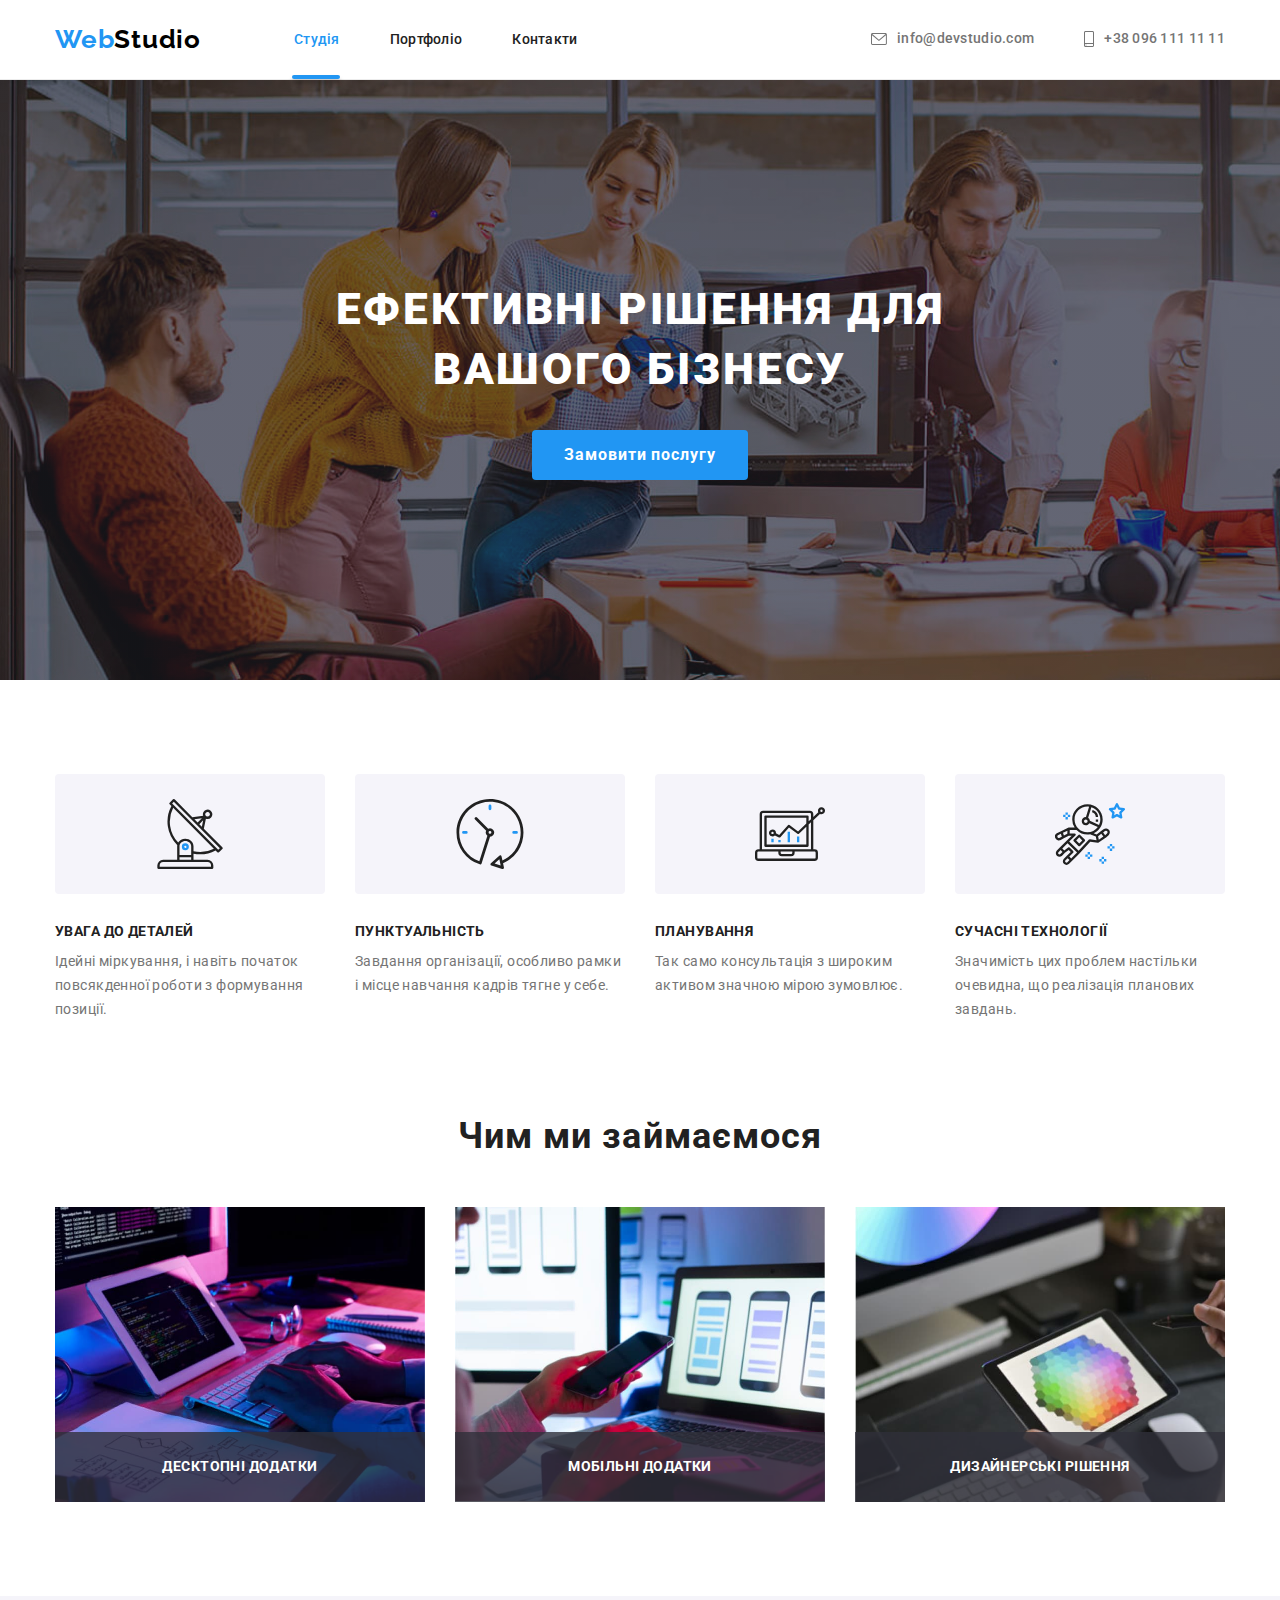
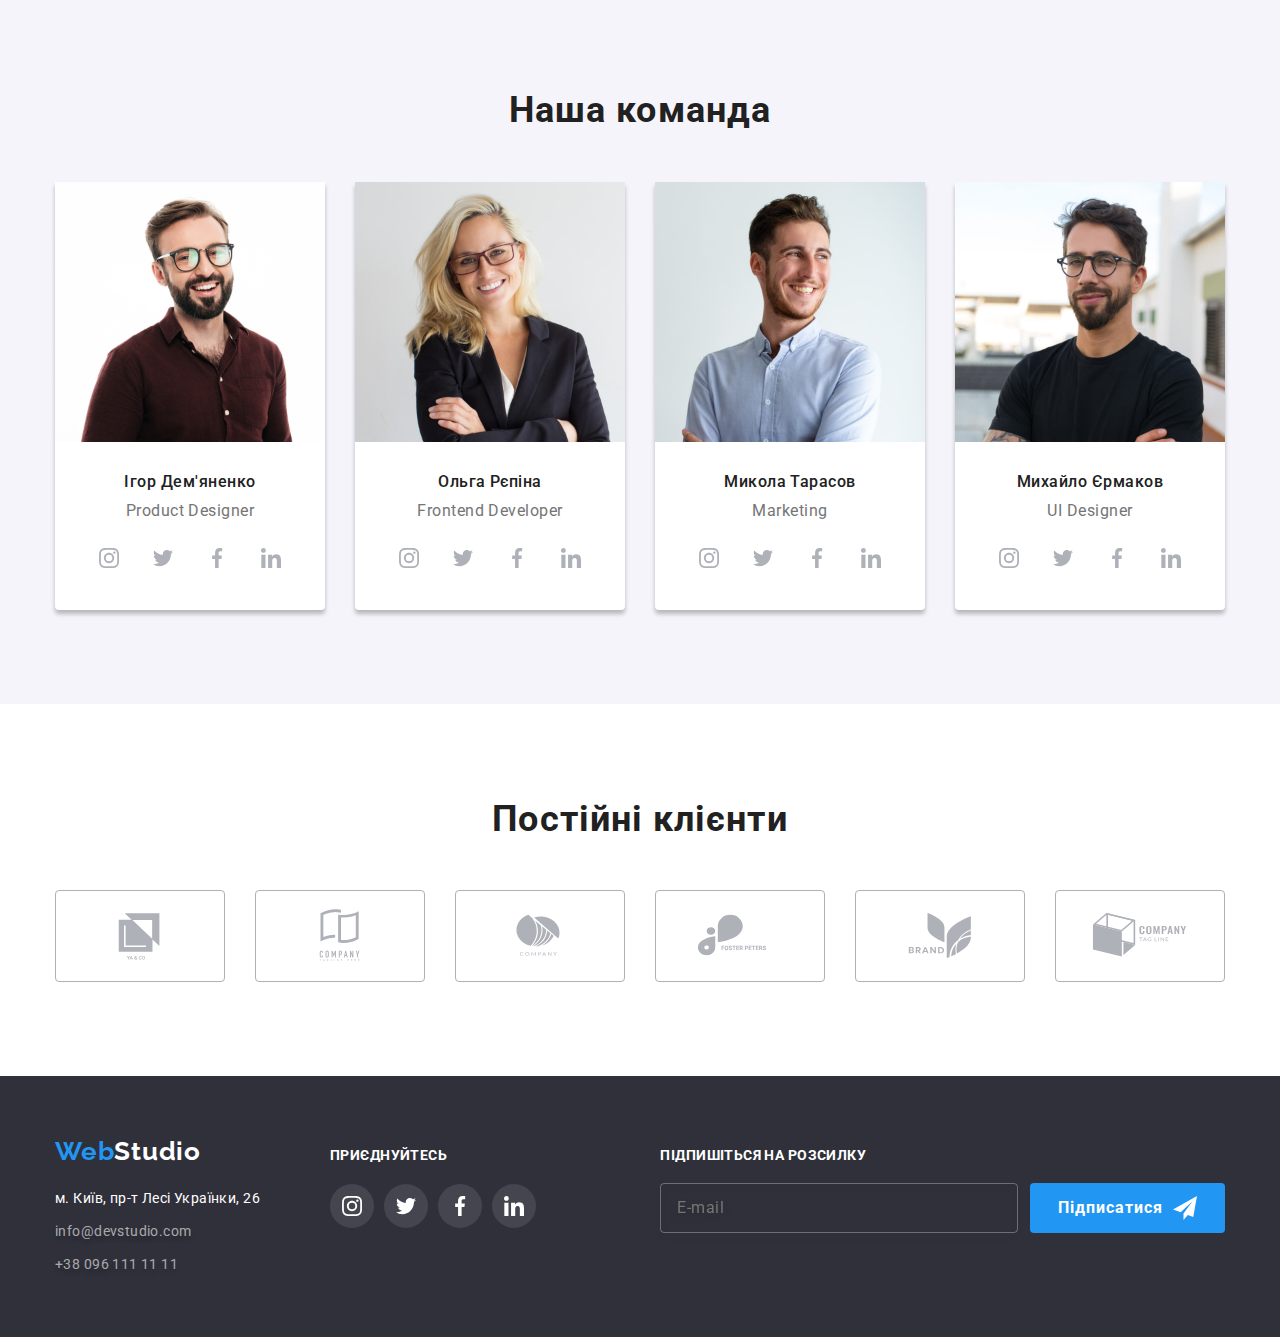
<file: index.html>
<!DOCTYPE html>
<html lang="uk">
  <head>
    <meta charset="UTF-8" />
    <meta http-equiv="X-UA-Compatible" content="IE=edge" />
    <meta name="viewport" content="width=device-width, initial-scale=1.0" />
    <link rel="preconnect" href="https://fonts.googleapis.com" />
    <link rel="preconnect" href="https://fonts.gstatic.com" crossorigin />
    <link
      href="https://fonts.googleapis.com/css2?family=Raleway:wght@700&family=Roboto:wght@400;500;700;900&display=swap"
      rel="stylesheet"
    />
    <link
      rel="stylesheet"
      href="https://cdnjs.cloudflare.com/ajax/libs/modern-normalize/1.0.0/modern-normalize.min.css"
    />
    <!-- <link rel="stylesheet" href="./css/normalize.css" /> -->
    <title>WebStudio</title>
    <link rel="stylesheet" href="./css/styles.css" />
  </head>
  <body>
    <header class="header">
      <div class="container header-container">
        <nav class="navigation">
          <a href="./index.html" class="logo"
            ><span class="logo-web">Web</span
            ><span class="studio">Studio</span></a
          >
          <ul class="list navigation-list">
            <li class="navigation-item">
              <a
                href="./index.html"
                class="current current-studio navigation-link link"
                >Студія</a
              >
            </li>
            <li class="navigation-item">
              <a href="./portfolio.html" class="navigation-link link"
                >Портфоліо</a
              >
            </li>
            <li class="navigation-item">
              <a href="#" class="navigation-link link">Контакти</a>
            </li>
          </ul>
        </nav>
        <ul class="list coord-list">
          <li class="coord-item">
            <a href="maito:info@devstudio.com" class="coord-link link"
              ><svg aria-label="іконка конверт" class="mail">
                <use href="./imeges/icon.svg#icon-envelope"></use></svg
              >info@devstudio.com</a
            >
          </li>
          <li class="coord-item">
            <a href="tel:+380961111111" class="coord-link link"
              ><svg aria-label="іконка телефона" class="phone">
                <use href="./imeges/icon.svg#icon-smartphone"></use></svg
              >+38 096 111 11 11</a
            >
          </li>
        </ul>
      </div>
    </header>
    <main>
      <section class="section solutions">
        <div class="container">
          <h1 class="section-title">Ефективні рішення для вашого бізнесу</h1>
          <button type="button" class="button" data-modal-open>
            Замовити послугу
          </button>
        </div>
      </section>
      <section class="section trait">
        <div class="container">
          <h2 class="trait-title">Особливості</h2>
          <ul class="list trait-list">
            <li class="trait-list-item">
              <div class="icon-div">
                <svg aria-label="іконка антена" class="svg-item">
                  <use href="./imeges/icon.svg#icon-antenna"></use>
                </svg>
              </div>
              <h3 class="trait-list-title">УВАГА ДО ДЕТАЛЕЙ</h3>
              <p>
                Ідейні міркування, і навіть початок повсякденної роботи з
                формування позиції.
              </p>
            </li>
            <li class="trait-list-item">
              <div class="icon-div">
                <svg aria-label="іконка годинник" class="svg-item">
                  <use href="./imeges/icon.svg#icon-clock"></use>
                </svg>
              </div>
              <h3 class="trait-list-title">ПУНКТУАЛЬНІСТЬ</h3>
              <p>
                Завдання організації, особливо рамки і місце навчання кадрів
                тягне у себе.
              </p>
            </li>
            <li class="trait-list-item">
              <div class="icon-div">
                <svg aria-label="іконка діаграма" class="svg-item">
                  <use href="./imeges/icon.svg#icon-diagram"></use>
                </svg>
              </div>
              <h3 class="trait-list-title">ПЛАНУВАННЯ</h3>
              <p>
                Так само консультація з широким активом значною мірою зумовлює.
              </p>
            </li>
            <li class="trait-list-item">
              <div class="icon-div">
                <svg aria-label="іконка астронавт" class="svg-item">
                  <use href="./imeges/icon.svg#icon-astronaut"></use>
                </svg>
              </div>
              <h3 class="trait-list-title">СУЧАСНІ ТЕХНОЛОГІЇ</h3>
              <p>
                Значимість цих проблем настільки очевидна, що реалізація
                планових завдань.
              </p>
            </li>
          </ul>
        </div>
      </section>
      <section class="section activity">
        <div class="container">
          <h2 class="activity-title">Чим ми займаємося</h2>
          <ul class="list activity-list">
            <li class="activity-item">
              <img
                src="./imeges/desktop.jpg"
                alt="робочий стіл програміста"
                width="370"
              />
              <p class="activity-paragraph">Десктопні додатки</p>
            </li>
            <li class="activity-item">
              <img
                src="./imeges/laptop.jpg"
                alt="телефон і ноутбук"
                width="370"
              />
              <p class="activity-paragraph">Мобільні додатки</p>
            </li>
            <li class="activity-item">
              <img src="./imeges/tablet.jpg" alt="планшет" width="370" />
              <p class="activity-paragraph">Дизайнерські рішення</p>
            </li>
          </ul>
        </div>
      </section>
      <section class="section team">
        <div class="container">
          <h2 class="team-title">Наша команда</h2>
          <ul class="list team-list">
            <li class="team-item">
              <img
                src="./imeges/igor.jpg"
                alt="фото Ігор Дем'яненко"
                width="270"
              />
              <div class="div-team">
                <h3 class="team-item-title">Ігор Дем'яненко</h3>
                <p class="major">Product Designer</p>
                <ul class="social-list">
                  <li class="social-list-item list">
                    <a href="#" class="social-list-link link">
                      <svg
                        aria-label="іконка інстаграму"
                        class="social-list-icon"
                      >
                        <use href="./imeges/icon.svg#icon-instagram"></use>
                      </svg>
                    </a>
                  </li>
                  <li class="social-list-item list">
                    <a href="#" class="social-list-link link">
                      <svg aria-label="іконка твітеру" class="social-list-icon">
                        <use href="./imeges/icon.svg#icon-twitter"></use>
                      </svg>
                    </a>
                  </li>
                  <li class="social-list-item list">
                    <a href="#" class="social-list-link link">
                      <svg
                        aria-label="іконка фейсбука"
                        class="social-list-icon"
                      >
                        <use href="./imeges/icon.svg#icon-facebook"></use>
                      </svg>
                    </a>
                  </li>
                  <li class="social-list-item list">
                    <a href="#" class="social-list-link link">
                      <svg
                        aria-label="іконка лінкедіну"
                        class="social-list-icon"
                      >
                        <use href="./imeges/icon.svg#icon-linkedin"></use>
                      </svg>
                    </a>
                  </li>
                </ul>
              </div>
            </li>
            <li class="team-item">
              <img
                src="./imeges/olga.jpg"
                alt="фото Ольга Рєпіна"
                width="270"
              />
              <div class="div-team">
                <h3 class="team-item-title">Ольга Рєпіна</h3>
                <p class="major">Frontend Developer</p>
                <ul class="social-list">
                  <li class="social-list-item list">
                    <a href="#" class="social-list-link link">
                      <svg
                        aria-label="іконка інстаграму"
                        class="social-list-icon"
                      >
                        <use href="./imeges/icon.svg#icon-instagram"></use>
                      </svg>
                    </a>
                  </li>
                  <li class="social-list-item list">
                    <a href="#" class="social-list-link link">
                      <svg aria-label="іконка твітеру" class="social-list-icon">
                        <use href="./imeges/icon.svg#icon-twitter"></use>
                      </svg>
                    </a>
                  </li>
                  <li class="social-list-item list">
                    <a href="#" class="social-list-link link">
                      <svg
                        aria-label="іконка фейсбука"
                        class="social-list-icon"
                      >
                        <use href="./imeges/icon.svg#icon-facebook"></use>
                      </svg>
                    </a>
                  </li>
                  <li class="social-list-item list">
                    <a href="#" class="social-list-link link">
                      <svg
                        aria-label="іконка лінкедіну"
                        class="social-list-icon"
                      >
                        <use href="./imeges/icon.svg#icon-linkedin"></use>
                      </svg>
                    </a>
                  </li>
                </ul>
              </div>
            </li>
            <li class="team-item">
              <img
                src="./imeges/nicolay.jpg"
                alt="фото Микола Тарасов"
                width="270"
              />
              <div class="div-team">
                <h3 class="team-item-title">Микола Тарасов</h3>
                <p class="major">Marketing</p>
                <ul class="social-list">
                  <li class="social-list-item list">
                    <a href="#" class="social-list-link link">
                      <svg
                        aria-label="іконка інстаграму"
                        class="social-list-icon"
                      >
                        <use href="./imeges/icon.svg#icon-instagram"></use>
                      </svg>
                    </a>
                  </li>
                  <li class="social-list-item list">
                    <a href="#" class="social-list-link link">
                      <svg aria-label="іконка твітеру" class="social-list-icon">
                        <use href="./imeges/icon.svg#icon-twitter"></use>
                      </svg>
                    </a>
                  </li>
                  <li class="social-list-item list">
                    <a href="#" class="social-list-link link">
                      <svg
                        aria-label="іконка фейсбука"
                        class="social-list-icon"
                      >
                        <use href="./imeges/icon.svg#icon-facebook"></use>
                      </svg>
                    </a>
                  </li>
                  <li class="social-list-item list">
                    <a href="#" class="social-list-link link">
                      <svg
                        aria-label="іконка лінкедіну"
                        class="social-list-icon"
                      >
                        <use href="./imeges/icon.svg#icon-linkedin"></use>
                      </svg>
                    </a>
                  </li>
                </ul>
              </div>
            </li>
            <li class="team-item">
              <img
                src="./imeges/michael.jpg"
                alt="фото Михайло Єрмаков"
                width="270"
              />
              <div class="div-team">
                <h3 class="team-item-title">Михайло Єрмаков</h3>
                <p class="major">UI Designer</p>
                <ul class="social-list">
                  <li class="social-list-item list">
                    <a href="#" class="social-list-link link">
                      <svg
                        aria-label="іконка інстаграму"
                        class="social-list-icon"
                      >
                        <use href="./imeges/icon.svg#icon-instagram"></use>
                      </svg>
                    </a>
                  </li>
                  <li class="social-list-item list">
                    <a href="#" class="social-list-link link">
                      <svg aria-label="іконка твітеру" class="social-list-icon">
                        <use href="./imeges/icon.svg#icon-twitter"></use>
                      </svg>
                    </a>
                  </li>
                  <li class="social-list-item list">
                    <a href="#" class="social-list-link link">
                      <svg
                        aria-label="іконка фейсбука"
                        class="social-list-icon"
                      >
                        <use href="./imeges/icon.svg#icon-facebook"></use>
                      </svg>
                    </a>
                  </li>
                  <li class="social-list-item list">
                    <a href="#" class="social-list-link link">
                      <svg
                        aria-label="іконка лінкедіну"
                        class="social-list-icon"
                      >
                        <use href="./imeges/icon.svg#icon-linkedin"></use>
                      </svg>
                    </a>
                  </li>
                </ul>
              </div>
            </li>
          </ul>
        </div>
      </section>
      <section class="section clients">
        <div class="container">
          <h2 class="clients-title">Постійні клієнти</h2>
          <ul class="list client-list">
            <li class="client-item">
              <a href="#" class="client-link link">
                <svg aria-label="іконка лого" class="client-logo">
                  <use href="./imeges/icon.svg#icon-Logo-one"></use>
                </svg>
              </a>
            </li>
            <li class="client-item">
              <a href="#" class="client-link link">
                <svg aria-label="іконка лого" class="client-logo">
                  <use href="./imeges/icon.svg#icon-Logo-two"></use>
                </svg>
              </a>
            </li>
            <li class="client-item">
              <a href="#" class="client-link link">
                <svg aria-label="іконка лого" class="client-logo">
                  <use href="./imeges/icon.svg#icon-Logo-three"></use>
                </svg>
              </a>
            </li>
            <li class="client-item">
              <a href="#" class="client-link link">
                <svg aria-label="іконка лого" class="client-logo">
                  <use href="./imeges/icon.svg#icon-Logo-four"></use>
                </svg>
              </a>
            </li>
            <li class="client-item">
              <a href="#" class="client-link link">
                <svg aria-label="іконка лого" class="client-logo">
                  <use href="./imeges/icon.svg#icon-Logo-five"></use>
                </svg>
              </a>
            </li>
            <li class="client-item">
              <a href="#" class="client-link link">
                <svg aria-label="іконка лого" class="client-logo">
                  <use href="./imeges/icon.svg#icon-Logo-six"></use>
                </svg>
              </a>
            </li>
          </ul>
        </div>
      </section>
    </main>
    <!-- ====================FOOTER==================== -->
    <footer class="footer">
      <div class="container footer-container">
        <div class="logo-address">
          <a href="./index.html" class="logo-footer"
            ><span class="logo-web">Web</span
            ><span class="studio-footer">Studio</span></a
          >
          <address class="footer-address">
            <ul class="list address">
              <li class="address-list">
                <a
                  href="https://goo.gl/maps/hEYsXcacAsuqG2PV6"
                  class="footer-address-link link"
                  target="_blank"
                  rel="noopener noreferrer nofollow"
                  >м. Київ, пр-т Лесі Українки, 26</a
                >
              </li>
              <li class="address-list">
                <a href="mailto:info@devstudio.com" class="address-link link"
                  >info@devstudio.com</a
                >
              </li>
              <li class="address-list">
                <a href="tel:+380961111111" class="address-link link"
                  >+38 096 111 11 11</a
                >
              </li>
            </ul>
          </address>
        </div>
        <div class="join">
          <p class="social-list-title">приєднуйтесь</p>
          <ul class="social-list list">
            <li class="social-list-item">
              <a href="#" class="social-list-link footer-link link">
                <svg
                  aria-label="іконка інстаграму"
                  class="social-list-icon footer-icon"
                >
                  <use href="./imeges/icon.svg#icon-instagram"></use>
                </svg>
              </a>
            </li>
            <li class="social-list-item">
              <a href="#" class="social-list-link footer-link link">
                <svg
                  aria-label="іконка твітеру"
                  class="social-list-icon footer-icon"
                >
                  <use href="./imeges/icon.svg#icon-twitter"></use>
                </svg>
              </a>
            </li>
            <li class="social-list-item">
              <a href="#" class="social-list-link footer-link link">
                <svg
                  aria-label="іконка фейсбука"
                  class="social-list-icon footer-icon"
                >
                  <use href="./imeges/icon.svg#icon-facebook"></use>
                </svg>
              </a>
            </li>
            <li class="social-list-item">
              <a href="#" class="social-list-link footer-link link">
                <svg
                  aria-label="іконка лінкедіну"
                  class="social-list-icon footer-icon"
                >
                  <use href="./imeges/icon.svg#icon-linkedin"></use>
                </svg>
              </a>
            </li>
          </ul>
        </div>
        <div class="subscribe">
          <p class="subscribe-title">Підпишіться на розсилку</p>
          <form class="subscribe-form">
            <input
              class="email-footer-input"
              type="email"
              name="email"
              placeholder="E-mail"
              required
            />
            <button type="submit" class="subscribe-btn">
              <span class="button-span">Підписатися</span>
              <svg aria-label="іконка паперовий літак" class="button-form-icon">
                <use href="./imeges/icon.svg#icon-send"></use>
              </svg>
            </button>
          </form>
        </div>
      </div>
    </footer>
    <div class="backdrop is-hidden" data-modal>
      <div class="modal">
        <button type="button" class="modal-close-button" data-modal-close>
          <svg class="modal-close-icon">
            <use class="close-icon" href="./imeges/icon.svg#close-icon"></use>
          </svg>
        </button>
        <p class="modal-title">Залиште свої дані, ми вам передзвонимо</p>
        <form class="modal-form">
          <label class="modal-input-wrapper">
            <span class="modal-input-name">Ім'я</span>
            <span class="modal-icon-input-div">
              <input type="text" name="name" class="modal-input" required />
              <svg aria-label="іконка людини" class="modal-form-icon">
                <use
                  class="name-icon"
                  href="./imeges/icon.svg#icon-person-black"
                ></use>
              </svg>
            </span>
          </label>
          <label class="modal-input-wrapper">
            <span class="modal-input-name">Телефон</span>
            <span class="modal-icon-input-div">
              <input type="tel" name="phone" class="modal-input" required />
              <svg aria-label="іконка слухавка" class="modal-form-icon">
                <use
                  class="tel-icon"
                  href="./imeges/icon.svg#icon-phone-black"
                ></use>
              </svg>
            </span>
          </label>
          <label class="modal-input-wrapper">
            <span class="modal-input-name">Пошта</span>
            <span class="modal-icon-input-div">
              <input type="email" name="mail" class="modal-input" required />
              <svg aria-label="іконка конверт" class="modal-form-icon">
                <use
                  class="email-icon"
                  href="./imeges/icon.svg#icon-email-black"
                ></use>
              </svg>
            </span>
          </label>
          <label class="modal-input-textarea-wrapper">
            <span class="modal-input-name">Коментар</span>
            <textarea
              name="user message"
              class="modal-textarea"
              placeholder="Введіть текст"
            ></textarea>
          </label>
          <div class="checkbox-div">
            <label>
              <input
                type="checkbox"
                name="consent"
                class="checkbox-input"
                required
              />
              <svg aria-label="іконка прапорець" class="modal-checkbox-input">
                <use
                  class="checkbox-icon"
                  href="./imeges/icon.svg#icon-vector"
                ></use>
              </svg>
            </label>
            <p class="checkbox-paragraph">
              Погоджуюся з розсилкою та приймаю
              <a class="terms" href="#">Умови договору</a>
            </p>
          </div>
          <button type="submit" class="form-button">Відправити</button>
        </form>
      </div>
    </div>
    <script src="./js/modal.js"></script>
  </body>
</html>
</file>
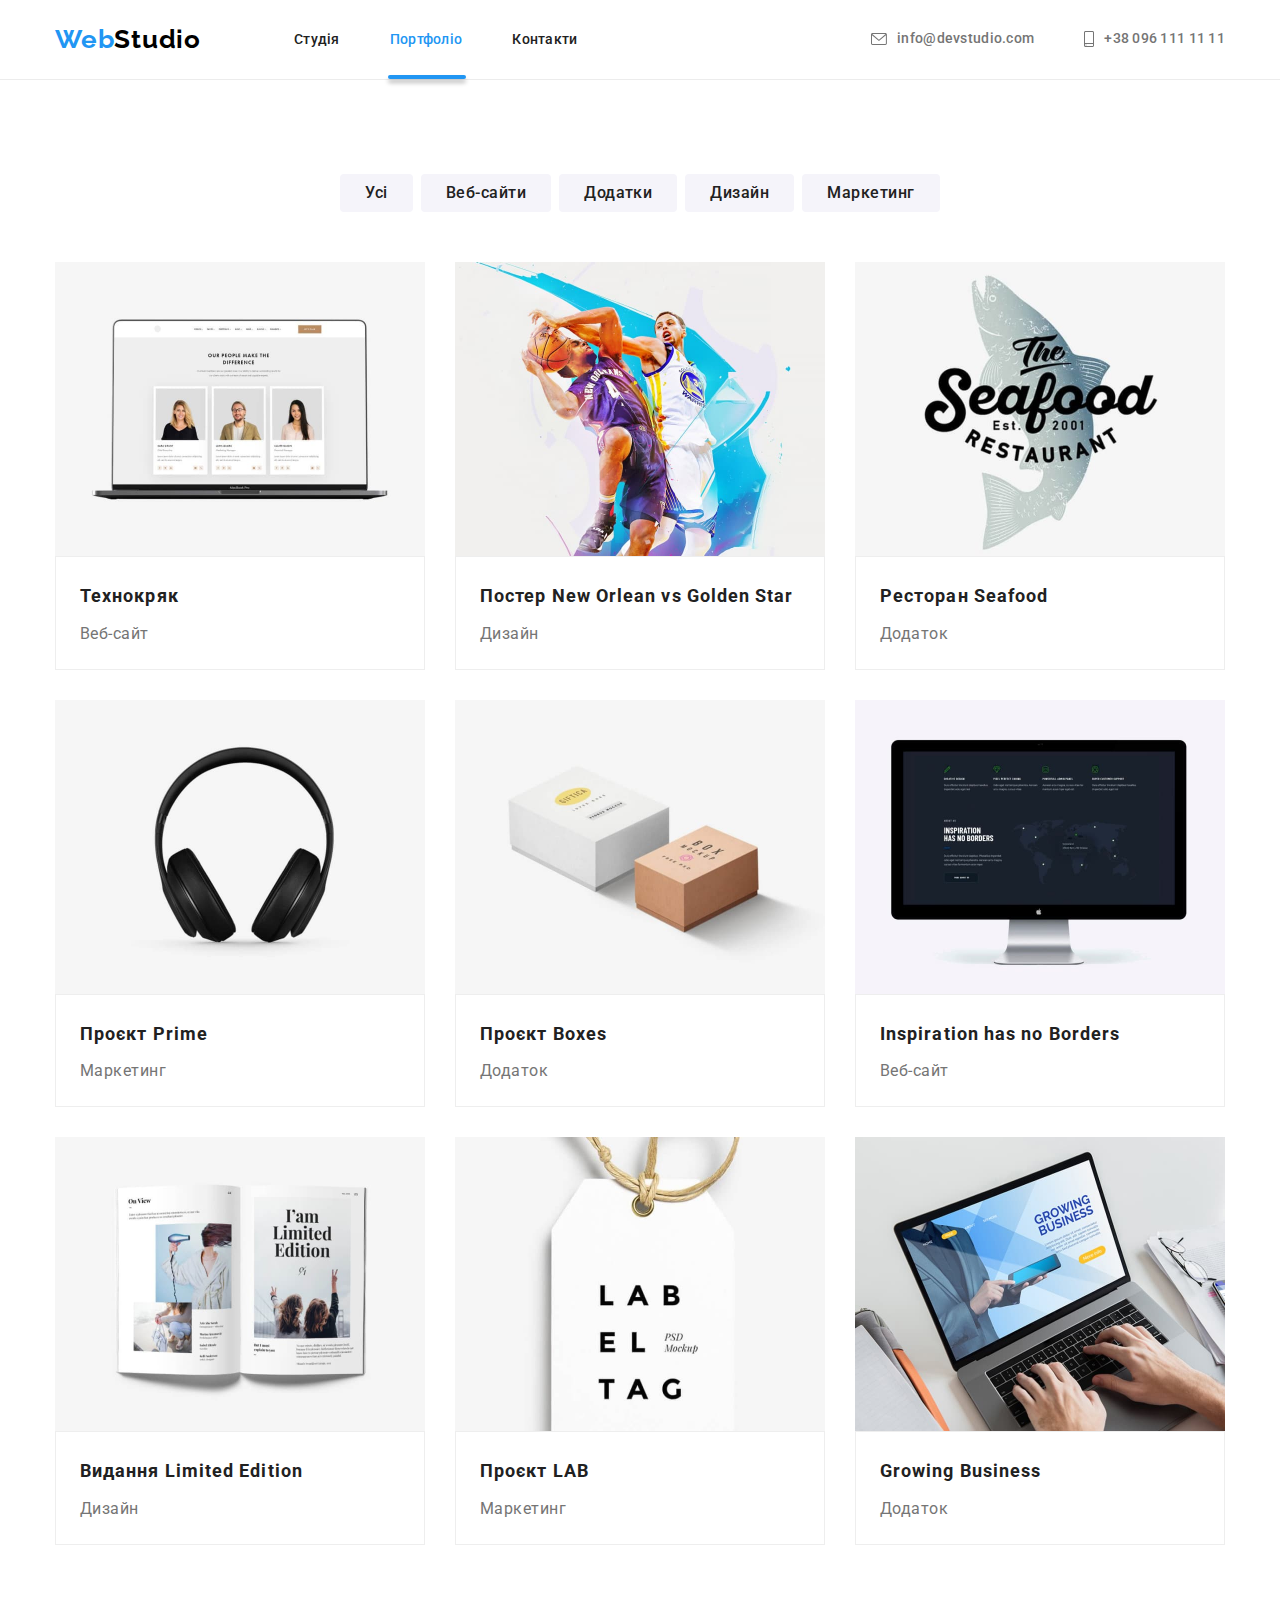
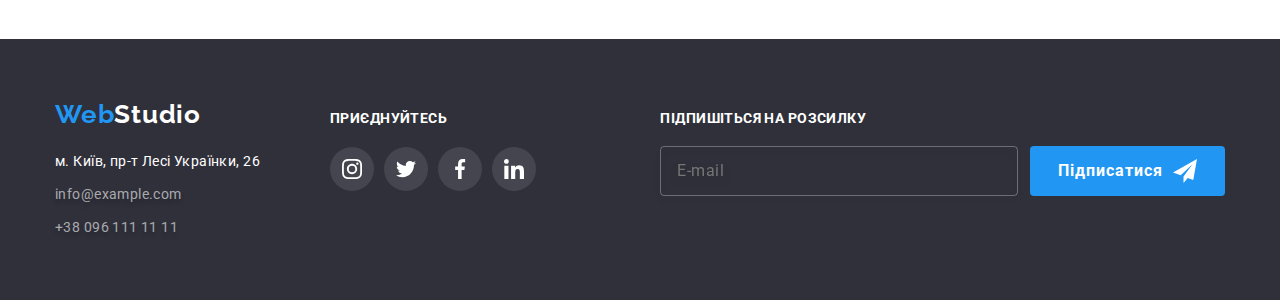
<file: portfolio.html>
<!DOCTYPE html>
<html lang="en">
  <head>
    <meta charset="UTF-8" />
    <meta http-equiv="X-UA-Compatible" content="IE=edge" />
    <meta name="viewport" content="width=device-width, initial-scale=1.0" />
    <link rel="preconnect" href="https://fonts.googleapis.com" />
    <link rel="preconnect" href="https://fonts.gstatic.com" crossorigin />
    <link
      href="https://fonts.googleapis.com/css2?family=Raleway:wght@700&family=Roboto:wght@400;500;700;900&display=swap"
      rel="stylesheet"
    />
    <link
      rel="stylesheet"
      href="https://cdnjs.cloudflare.com/ajax/libs/modern-normalize/1.0.0/modern-normalize.min.css"
    />
    <!-- <link rel="stylesheet" href="./css/normalize.css" /> -->
    <title>Portfolio</title>
    <link rel="stylesheet" href="./css/styles.css" />
  </head>
  <body>
    <header class="header">
      <div class="container header-container">
        <nav class="navigation">
          <a href="./index.html" class="logo"
            ><span class="logo-web">Web</span
            ><span class="studio">Studio</span></a
          >
          <ul class="list navigation-list">
            <li class="navigation-item">
              <a href="./index.html" class="navigation-link link">Студія</a>
            </li>
            <li class="navigation-item">
              <a href="#" class="current current-portfolio navigation-link link"
                >Портфоліо</a
              >
            </li>
            <li class="navigation-item">
              <a href="#" class="navigation-link link">Контакти</a>
            </li>
          </ul>
        </nav>
        <ul class="list coord-list">
          <li class="coord-item">
            <a href="maito:info@devstudio.com" class="coord-link link"
              ><svg aria-label="іконка конверт" class="mail">
                <use href="./imeges/icon.svg#icon-envelope"></use></svg
              >info@devstudio.com</a
            >
          </li>
          <li class="tel coord-item">
            <a href="tel:+380961111111" class="coord-link link"
              ><svg aria-label="іконка телефона" class="phone">
                <use href="./imeges/icon.svg#icon-smartphone"></use></svg
              >+38 096 111 11 11</a
            >
          </li>
        </ul>
      </div>
    </header>
    <main>
      <section class="section portfolio">
        <div class="container">
          <h1 class="portfolio-title">Портфоліо</h1>
          <ul class="list btn-list">
            <li class="btn-item">
              <button type="button" class="btn">Усі</button>
            </li>
            <li class="btn-item">
              <button type="button" class="btn">Веб-сайти</button>
            </li>
            <li class="btn-item">
              <button type="button" class="btn">Додатки</button>
            </li>
            <li class="btn-item">
              <button type="button" class="btn">Дизайн</button>
            </li>
            <li class="btn-item">
              <button type="button" class="btn">Маркетинг</button>
            </li>
          </ul>
          <ul class="list portfolio-list">
            <li class="project">
              <a href="#" class="project-link link">
                <div class="project-link-wrapper">
                  <img src="./imeges/techno.jpg" alt="ноутбук" width="370" />
                  <p class="overlay">
                    Ресурс пропонує комплексні пропозиції з різним рівнем
                    функціоналу та сервісів. Все це дозволить відвідувачу
                    отримати вичерпні відомості про компанію чи приватну особу.
                  </p>
                </div>
                <div class="project-div">
                  <h2 class="project-div-title">Технокряк</h2>
                  <p class="project-div-text">Веб-сайт</p>
                </div>
              </a>
            </li>
            <li class="project">
              <a href="#" class="project-link link">
                <div class="project-link-wrapper">
                  <img
                    src="./imeges/poster.jpg"
                    alt="баскетболісти"
                    width="370"
                  />
                  <p class="overlay">
                    Ресурс пропонує комплексні пропозиції з різним рівнем
                    функціоналу та сервісів. Все це дозволить відвідувачу
                    отримати вичерпні відомості про компанію чи приватну особу.
                  </p>
                </div>
                <div class="project-div">
                  <h2 class="project-div-title">
                    Постер New Orlean vs Golden Star
                  </h2>
                  <p class="project-div-text">Дизайн</p>
                </div>
              </a>
            </li>
            <li class="project">
              <a href="#" class="project-link link">
                <div class="project-link-wrapper">
                  <img
                    src="./imeges/restaurant.jpg"
                    alt="реклама ресторана"
                    width="370"
                  />
                  <p class="overlay">
                    Ресурс пропонує комплексні пропозиції з різним рівнем
                    функціоналу та сервісів. Все це дозволить відвідувачу
                    отримати вичерпні відомості про компанію чи приватну особу.
                  </p>
                </div>
                <div class="project-div">
                  <h2 class="project-div-title">Ресторан Seafood</h2>
                  <p class="project-div-text">Додаток</p>
                </div>
              </a>
            </li>
            <li class="project">
              <a href="#" class="project-link link">
                <div class="project-link-wrapper">
                  <img src="./imeges/prime.jpg" alt="наушники" width="370" />
                  <p class="overlay">
                    Ресурс пропонує комплексні пропозиції з різним рівнем
                    функціоналу та сервісів. Все це дозволить відвідувачу
                    отримати вичерпні відомості про компанію чи приватну особу.
                  </p>
                </div>
                <div class="project-div">
                  <h2 class="project-div-title">Проєкт Prime</h2>
                  <p class="project-div-text">Маркетинг</p>
                </div>
              </a>
            </li>
            <li class="project">
              <a href="#" class="project-link link">
                <div class="project-link-wrapper">
                  <img src="./imeges/boxes.jpg" alt="коробки" width="370" />
                  <p class="overlay">
                    Ресурс пропонує комплексні пропозиції з різним рівнем
                    функціоналу та сервісів. Все це дозволить відвідувачу
                    отримати вичерпні відомості про компанію чи приватну особу.
                  </p>
                </div>
                <div class="project-div">
                  <h2 class="project-div-title">Проєкт Boxes</h2>
                  <p class="project-div-text">Додаток</p>
                </div>
              </a>
            </li>
            <li class="project">
              <a href="#" class="project-link link">
                <div class="project-link-wrapper">
                  <img src="./imeges/screen.jpg" alt="монитор" width="370" />
                  <p class="overlay">
                    Ресурс пропонує комплексні пропозиції з різним рівнем
                    функціоналу та сервісів. Все це дозволить відвідувачу
                    отримати вичерпні відомості про компанію чи приватну особу.
                  </p>
                </div>
                <div class="project-div">
                  <h2 class="project-div-title">Inspiration has no Borders</h2>
                  <p class="project-div-text">Веб-сайт</p>
                </div>
              </a>
            </li>
            <li class="project">
              <a href="#" class="project-link link">
                <div class="project-link-wrapper">
                  <img src="./imeges/edition.jpg" alt="книга" width="370" />
                  <p class="overlay">
                    Ресурс пропонує комплексні пропозиції з різним рівнем
                    функціоналу та сервісів. Все це дозволить відвідувачу
                    отримати вичерпні відомості про компанію чи приватну особу.
                  </p>
                </div>
                <div class="project-div">
                  <h2 class="project-div-title">Видання Limited Edition</h2>
                  <p class="project-div-text">Дизайн</p>
                </div>
              </a>
            </li>
            <li class="project">
              <a href="#" class="project-link link">
                <div class="project-link-wrapper">
                  <img src="./imeges/lab.jpg" alt="этикетка" width="370" />
                  <p class="overlay">
                    Ресурс пропонує комплексні пропозиції з різним рівнем
                    функціоналу та сервісів. Все це дозволить відвідувачу
                    отримати вичерпні відомості про компанію чи приватну особу.
                  </p>
                </div>
                <div class="project-div">
                  <h2 class="project-div-title">Проєкт LAB</h2>
                  <p class="project-div-text">Маркетинг</p>
                </div>
              </a>
            </li>
            <li class="project">
              <a href="#" class="project-link link">
                <div class="project-link-wrapper">
                  <img src="./imeges/netbook.jpg" alt="нетбук" width="370" />
                  <p class="overlay">
                    Ресурс пропонує комплексні пропозиції з різним рівнем
                    функціоналу та сервісів. Все це дозволить відвідувачу
                    отримати вичерпні відомості про компанію чи приватну особу.
                  </p>
                </div>
                <div class="project-div">
                  <h2 class="project-div-title">Growing Business</h2>
                  <p class="project-div-text">Додаток</p>
                </div>
              </a>
            </li>
          </ul>
        </div>
      </section>
    </main>
    <!-- =================FOOTER================== -->
    <footer class="footer-portfolio">
      <div class="container footer-container">
        <div class="logo-address">
          <a href="./index.html" class="logo-footer"
            ><span class="logo-web">Web</span
            ><span class="studio-footer">Studio</span></a
          >
          <address class="footer-address">
            <ul class="list address">
              <li class="address-list">
                <a
                  href="https://goo.gl/maps/hEYsXcacAsuqG2PV6"
                  class="footer-address-link link"
                  target="_blank"
                  rel="noopener noreferrer nofollow"
                  >м. Київ, пр-т Лесі Українки, 26</a
                >
              </li>
              <li class="address-list">
                <a href="mailto:info@example.com" class="address-link link"
                  >info@example.com</a
                >
              </li>
              <li class="address-list">
                <a href="tel:+380961111111" class="address-link link"
                  >+38 096 111 11 11</a
                >
              </li>
            </ul>
          </address>
        </div>
        <div class="join">
          <p class="social-list-title">приєднуйтесь</p>
          <ul class="social-list list">
            <li class="social-list-item">
              <a href="" class="social-list-link footer-link link">
                <svg
                  aria-label="іконка інстаграму"
                  class="social-list-icon footer-icon"
                >
                  <use href="./imeges/icon.svg#icon-instagram"></use>
                </svg>
              </a>
            </li>
            <li class="social-list-item">
              <a href="" class="social-list-link footer-link link">
                <svg
                  aria-label="іконка твітеру"
                  class="social-list-icon footer-icon"
                >
                  <use href="./imeges/icon.svg#icon-twitter"></use>
                </svg>
              </a>
            </li>
            <li class="social-list-item">
              <a href="" class="social-list-link footer-link link">
                <svg
                  aria-label="іконка фейсбука"
                  class="social-list-icon footer-icon"
                >
                  <use href="./imeges/icon.svg#icon-facebook"></use>
                </svg>
              </a>
            </li>
            <li class="social-list-item">
              <a href="" class="social-list-link footer-link link">
                <svg
                  aria-label="іконка лінкедіну"
                  class="social-list-icon footer-icon"
                >
                  <use href="./imeges/icon.svg#icon-linkedin"></use>
                </svg>
              </a>
            </li>
          </ul>
        </div>
        <div class="subscribe">
          <p class="subscribe-title">Підпишіться на розсилку</p>
          <form class="subscribe-form">
            <input
              class="email-footer-input"
              type="email"
              name="email"
              placeholder="E-mail"
              required
            />
            <button type="submit" class="subscribe-btn">
              <span class="button-span">Підписатися</span>
              <svg aria-label="іконка паперовий літак" class="button-form-icon">
                <use href="./imeges/icon.svg#icon-send"></use>
              </svg>
            </button>
          </form>
        </div>
      </div>
    </footer>
  </body>
</html>
</file>
<file: css/styles.css>
:root {
    --primary-color:#212121;
    --secondary-color:#757575;
    --dark-gray:#2F303A;
    --accent-color:#2196F3;
    --header-border:#ECECEC;
    --card-border-color:#EEEEEE;
    --common-white:#FFFFFF;
    --back-color:#F5F4FA;
    --clear-white:rgba(100%,100%,100%,60%);
    --logo-color:#000000;
    --icon-color:#AFB1B8;
    --footer-link-backgraund:rgba(255, 255, 255, 0.1);
    --footer-input-color:rgba(255, 255, 255, 0.6);
    --button-hover-color:#188CE8;
    --shadow-color:rgba(0, 0, 0, 0.25);
    --overlay-color:rgba(33, 150, 243, 0.9);
    --footer-input-border:rgba(255, 255, 255, 0.3);
    --logo-font:"Raleway",sans-serif;
    --main-font:"Roboto",sans-serif;
    --primary-title-size:44px;
    --secondary-title-size:36px;
    --title-size:26px;
    --text-size:18px;
    --primary-text-size:14px;
    --secondary-text-size:16px;
    --bold:700;
    --extra-bold:900;
    --medium:500;
    --regular:400;
}

body {
    background-color: var(--common-white);
    color: var(--primary-color);
    font-family: 'Roboto', sans-serif;
    font-size: var(--primary-text-size);
    letter-spacing: 0.03em;
}

h1,
h2,
h3,
h4,
h5,
h6,
p {
    margin: 0;
}

ul {
    margin: 0px;
    padding: 0px;
}

img {
    display: block;
    max-width: 100%;
    height: auto;
}

address {
    font-style: normal;
}

button {
    display: block;
    margin: 0 auto;
    cursor: pointer;
    border: none;
    border-radius: 4px;
}

.section {
    padding-top: 94px;
    padding-bottom: 94px;
}

.container{
    width: 1200px;
    margin: 0 auto;
    padding: 0 15px;
}

.list {
    list-style: none;
    padding-left: 0;
    margin: 0;
}

.link {
    text-decoration: none;
    color:inherit;
}

/* =========HEADER========= */


.header {
    box-sizing: border-box;
    padding-top: 24px;
    padding-bottom: 24px;
    background-color: var(--common-white);
    border-bottom: 1px solid var(--header-border);  
} 

.header-container {
    display: flex;
    align-items: center;
}


.logo {
    margin-right: 93px;
    font-family:var(--logo-font);
    font-weight: var(--bold);
    text-decoration: none;
    font-size: var(--title-size);
    line-height: 1.19;
    letter-spacing: 0.03em; 
}


.logo-web {
    color: var(--accent-color);
}
.studio {
    color: var(--logo-color);
}

.navigation {
    display: flex;
    align-items: center;
}

.navigation-list {
    display: flex;
}

.navigation-item:not(:last-child) {
    margin-right: 50px;
} 

.navigation-link {
    font-family: var(--main-font);
    font-weight: var(--medium);
    font-size: var(--primary-text-size);
    line-height: 1.14;
    letter-spacing: 0.02em;
    color: var(--primary-color);
    transition: color 250ms cubic-bezier(0.4, 0, 0.2, 1);
}

.navigation-link:hover,
.navigation-link:focus,
.coord-link:hover,
.coord-link:focus {
    color: var(--accent-color);
}
/* ========================================================= */

.navigation-item {
    position: relative;
} 
.current-studio {
    width: 48px;
    height: 48px;
}

.current-studio::after,
.current-portfolio::after {
    justify-content: center;
    position:absolute;
    content: '';
    display:block;
    top: 44px;
    left:-2px;
    height: 4px;
    background: var(--accent-color);
    box-shadow: 0px 4px 4px var(--shadow-color);
    border-radius: 2px;
}

.current-studio::after {
    width: 48px;
}

.current-portfolio::after {
    width: 78px;
}
/* ===================================================== */

.coord-list {
    display: flex;
    margin-left: auto;
    align-items: center;
}

.coord-item:not(:last-child) {
    margin-right: 50px;
}

.coord-link {
    display: flex;
    align-items: center;
    font-family: var(--main-font);
    font-weight: var(--medium);
    font-size: var(--primary-text-size);
    line-height: 1.14;
    letter-spacing: 0.02em;
    color:var(--secondary-color);
    fill: currentColor;
    transition: color 250ms cubic-bezier(0.4, 0, 0.2, 1)
}

.mail {
    width: 16px;
    height: 12px;
    margin-right: 10px;
}

.phone {
    width: 10px;
    height: 16px;
    margin-right: 10px;
}


/* ==================MAIN================== */

/* Секція "Ефективні рішення для вашого бізнесу" */

.solutions {
    padding: 200px 0px;
    max-width: 1600px;
    height: 600px;
    margin: 0 auto;
    background-repeat: no-repeat;
    background-color: var(--dark-gray);
    background-image:linear-gradient(rgba(47, 48, 58, 0.4),rgba(47, 48, 58, 0.4)), url(../imeges/section-img/img.jpg);
    background-size: cover;


}

.section-title {
    width: 696px;
    margin: 0 auto;
    margin-bottom: 30px;
    font-family: var(--main-font);
    font-weight:var(--extra-bold);
    font-size: var(--primary-title-size);
    line-height: 1.36;
    text-align: center;
    letter-spacing: 0.06em;
    text-transform: uppercase;
    color:var(--common-white);
}

.button {
    padding: 10px 32px; 
    
    font-family: var(--main-font);
    font-weight: var(--bold);
    font-size: var(--secondary-text-size);
    line-height: 1.87;
    letter-spacing: 0.06em;

    background-color: var(--accent-color);
    color: var(--common-white);

    transition: background-color 250ms cubic-bezier(0.4, 0, 0.2, 1),box-shadow 250ms cubic-bezier(0.4, 0, 0.2, 1);
}

.button:hover,
.button:focus {
    background-color: var(--button-hover-color);
    color: var(--common-white);
    box-shadow: 0px 4px 4px var(--shadow-color);
}


/* <--Секція "Особливості"--> */


.trait-title {
    display: none;
    text-align: center;
}

.trait-list {
    display:flex;
}

.trait-list-item {
    margin-right: 30px;
    color: var(--secondary-color);
    font-family: var(--main-font);
    font-size: var(--primary-text-size);
    line-height: 1.71;
    letter-spacing: 0.03em;
    width: 270px;
}

.trait-list-item:last-child {
    margin-right: 0px;
}


.icon-div {
    width: 270px;
    height: 120px;
    padding: 25px 100px;
    background-color: var(--back-color);
    margin-bottom: 30px;
    border-radius: 4px;


}

.svg-item {
    display: block;
    width: 70px;
    height: 70px;
    
}

.trait-list-title {
    margin-bottom: 10px;
    color: var(--primary-color);
    font-family: var(--main-font);
    font-style: normal;
    font-weight: var(--bold);
    font-size: var(--primary-text-size);
    line-height: 1.14;
    letter-spacing: 0.03em;
    text-transform: uppercase;
}


/* Секція "Чим ми займаємося" */

.activity {
    padding-top: 0;
}

.activity-title {
    margin-bottom: 50px;
    font-family: var(--main-font);
    font-style: normal;
    font-weight: var(--bold);
    font-size: var(--secondary-title-size);
    line-height: 1.16;
    text-align: center;
    color:var(--primary-color);
    letter-spacing: 0.03em;
}

.activity-list {
    display: flex;
    background-color: var(--common-white);
}

.activity-item:not(:last-child) {
    margin-right: 30px;
}

.activity-item {
    position: relative;
}

.activity-paragraph {
    position: absolute;
    right: 0;
    bottom: 0;
    width: 370px;
    height: 70px;
    font-weight: var(--bold);
    line-height: 1.14;
    text-transform: uppercase;
    color: var(--common-white);
    background: rgba(47, 48, 58, 0.8);
    display: flex;
    align-items: center;
    justify-content: center;
}

/* Секція "Наша команда" */

.team {
    background-color: var(--back-color);
}

.team-title {
    margin-bottom: 50px;
    font-family: var(--main-font);
    font-weight: var(--bold);
    font-size: var(--secondary-title-size);
    line-height: 1.16;
    text-align: center;
    letter-spacing: 0.03em;
    color:var(--primary-color);
}

.team-list {
    display: flex;
}

.team-item {
    margin-right: 30px;
    background-color: var(--common-white);
    box-shadow: 0px 4px 4px var(--shadow-color);
    border-radius: 0px 0px 4px 4px;
}

.team-item:last-child {
    margin-right: 0px;
}


.div-team {
    padding: 30px 0px;
    text-align: center;
}

.team-item-title {
    font-family: var(--main-font);
    font-style: normal;
    font-weight: var(--medium);
    font-size: var(--secondary-text-size);
    line-height: 1.19;
    letter-spacing: 0.03em;
    color:var(--primary-color);
    margin-bottom: 10px;
}

.major {
    text-align: center;
    font-family: var(--main-font);
    font-size: var(--secondary-text-size);
    line-height: 1.19;
    letter-spacing: 0.03em;
    color:var(--secondary-color);
    margin-bottom: 16px;
}

.social-list {
    display: flex;
    justify-content: center;
    column-gap: 10px;

}

.social-list-link {
    display: flex;
    align-items: center;
    justify-content: center;
    width: 44px;
    height: 44px;
    border-radius: 50%;
    color: var(--icon-color);
    transition: color 250ms cubic-bezier(0.4, 0, 0.2, 1),background-color 250ms cubic-bezier(0.4, 0, 0.2, 1);
}

.social-list-icon {
    width: 20px;
    height: 20px;
    fill: currentColor;
}

.social-list-link:hover,
.social-list-link:focus {
    background-color: var(--accent-color);
    color: var(--common-white);
}

/* =======Секція "Постійні клієнти"======== */


.client-link {
    width: 170px;
    height: 92px;
    display: flex;
    justify-content: center;
    align-items: center;
    border: 1px solid var(--icon-color);
    border-radius: 4px;
    background-color: var(--common-white);
    color: var(--icon-color);
    transition: color 250ms cubic-bezier(0.4, 0, 0.2, 1),border-color 250ms cubic-bezier(0.4, 0, 0.2, 1);
}

.clients-title {
    text-align: center;
    font-family: var(--main-font);
    font-weight: var(--bold);
    font-size: 36px;
    line-height: 1.17;
    letter-spacing: 0.03em;
    margin-bottom: 50px;
}

.client-list {
    display: flex;
    gap:30px;
}

.client-logo {
    width: 106px;
    height: 60px;
    fill: currentColor;
}

.client-link:hover,
.client-link:focus {
    border-color: var(--accent-color);
    color: var(--accent-color);
}


  /* =========FOOTER========= */


.footer-container {
    display: flex;
    align-items: baseline;
}

.logo-address {
    margin-right: 70px;
}

.footer,
.footer-portfolio {
    background-color: var(--dark-gray);
    padding-top: 60px;
    padding-bottom: 60px;
}


.footer-address {
    padding: 0px; 
}

.address {
    text-decoration: none;
}

.address-list {
    margin-bottom: 9px;
}

.address-list:last-child {
    margin-bottom: 0px;
}


.footer-address-link {
    color:var(--common-white);
    font-family: var(--main-font);
    font-style: normal;
    font-size: var(--primary-text-size);
    line-height: 1.71;
    letter-spacing: 0.03em;
    transition: color 250ms cubic-bezier(0.4, 0, 0.2, 1);
}
.current,
.footer-address-link:hover,
.footer-address-link:focus,
.address-link:hover,
.address-link:focus {
    color: var(--accent-color);
}


.address-link {
    color: var(--clear-white);
    font-family: var(--main-font);
    font-style: normal;
    font-size: var(--primary-text-size);
    line-height: 1.71;
    letter-spacing: 0.03em;
    text-shadow: 0px 4px 4px var(--shadow-color);
    transition: color 250ms cubic-bezier(0.4, 0, 0.2, 1);
}


.logo-footer {
    font-family: var(--logo-font);
    font-weight: var(--bold);
    text-decoration: none;
    font-size: var(--title-size);
    line-height: 1.19;
    letter-spacing: 0.03em;
    display: inline-block;
    margin-bottom: 20px;
}

.studio-footer {
    color:var(--common-white);
    
}


.footer-link {
    background: var(--footer-link-backgraund);
}

.footer-icon {
    fill:var(--common-white);
}

.social-list-title {
    font-family: var(--main-font);
    font-weight: var(--bold);
    font-size: 14px;
    line-height: 1.14;
    letter-spacing: 0.03em;
    text-transform: uppercase;
    color: var(--common-white);
    margin-bottom: 20px;
}

/* ===================subscribe=========================== */

.join {
    margin-right: auto;
}

.subscribe-title {
    font-family: 'Roboto';
    font-style: normal;
    font-weight: 700;
    font-size: 14px;
    line-height: 16px;
    letter-spacing: 0.03em;
    text-transform: uppercase;

    color:var(--common-white);
    margin-bottom: 20px;
}

.subscribe-btn {
    padding: 10px 28px;

    font-weight: var(--bold);
    font-size: 16px;
    line-height: 1.86;
    letter-spacing: 0.06em;

    display: flex;
    align-items: center;

    background-color: var(--accent-color);
    color: var(--common-white);
    transition: box-shadow 250ms cubic-bezier(0.4, 0, 0.2, 1);
}

.subscribe-btn:hover,
.subscribe-btn:focus {
    box-shadow: 0px 4px 4px rgba(0, 0, 0, 0.15);   
}

.email-footer-input {
    box-sizing: border-box;
    width: 358px;
    height: 50px;
    padding: 15px 16px;
    margin-right: 12px;
    border: 1px solid var(--footer-input-border);
    filter: drop-shadow(0px 4px 4px rgba(0, 0, 0, 0.15));
    border-radius: 4px;
    background-color: inherit;

    font-size: 16px;
    line-height: 1.25;
    letter-spacing: 0.03em;

    color: var(--common-white);

}

.subscribe-form {
    display: flex;
}

.button-form-icon {
    width: 24px;
    height: 24px;
}

.button-span {
    margin-right: 10px;
}


 /* < -- main for portfolio --> */


.portfolio-title {
    text-align: center;
    display: none;
}


.btn {
    background-color: var(--back-color);
    border: none;
    border-radius: 4px;
    font-family: var(--main-font);
    font-style: normal;
    font-weight: var(--medium);
    font-size: var(--secondary-text-size);
    line-height: 1.62;
    text-align: center;
    color: var(--primary-color);
    letter-spacing: 0.03em;
    cursor: pointer;
    transition: color 250ms cubic-bezier(0.4, 0, 0.2, 1),background-color 250ms cubic-bezier(0.4, 0, 0.2, 1),box-shadow 250ms cubic-bezier(0.4, 0, 0.2, 1);;
}

.btn:hover,
.btn:focus {
    background-color: var(--accent-color);
    color: var(--common-white);
    box-shadow: 0px 4px 4px var(--shadow-color);
}

.btn {
    padding: 6px 22px;
}

.btn:first-child {
    padding: 6px 25px;
}


.btn-list {
    display: flex;
    justify-content: center;
    margin-bottom: 50px;
}


.btn-item:not(:last-child) {
    margin-right: 8px;
}


.portfolio-list {
    display: flex;
    flex-wrap: wrap;
    gap: 30px;
}

.project-div {
    padding: 20px 24px;
    text-decoration: none;
    border: 1px solid var(--card-border-color);

}

.project-div-title {
    margin-bottom: 4px;
    font-family: var(--main-font);
    font-style: normal;
    font-weight: var(--bold);
    font-size: var(--text-size);
    line-height: 2.1;
    letter-spacing: 0.06em;
    color: var(--main-font);
}

.project-div-text {
    font-family: var(--main-font);
    font-size: var(--secondary-text-size);
    line-height: 1.87;
    letter-spacing: 0.03em;
    color: var(--secondary-color);
}
 .project-link {
    display: block;
} 

.project-link:hover,
.project-link:focus {
    box-shadow: 0px 1px 1px rgba(0, 0, 0, 0.12), 0px 4px 4px rgba(0, 0, 0, 0.06), 1px 4px 6px rgba(0, 0, 0, 0.16);
}

.project-link-wrapper {
    position: relative;
    overflow: hidden;
}

.overlay {
    position: absolute;
    top: 0;
    left:0;
    width: 100%;
    height: 100%;
    padding: 63px 24px;

    font-family: var(--main-font);
    font-weight: var(--regular);
    font-size: 18px;
    line-height: 1.56;
    letter-spacing: 0.03em;

    color: var(--common-white);
    background: var(--overlay-color);
    overflow-y: scroll;
    transform: translateY(100%);
    transition: transform 250ms cubic-bezier(0.4, 0, 0.2, 1);
}

.project-link:hover .overlay,
.project-link:focus .overlay {
    transform: translateY(0%);
}

/* ===========================backdrop=========================== */

.backdrop {
    position: fixed;
    top: 0;
    left: 0;
    z-index: 100;
    width: 100%;
    height: 100%;
    transform:scaleX(1.0);
    background: rgba(0, 0, 0, 0.2);
    transition: opacity 500ms cubic-bezier(0.4, 0, 0.2, 1), visibility 500ms cubic-bezier(0.4, 0, 0.2, 1),transform 1000ms cubic-bezier(0,1.67,1,1);
}

.backdrop.is-hidden {
    visibility: hidden;
    opacity: 0;
    pointer-events: none;
    transform: scaleX(0.2);
}

.modal {
    position: absolute;
    top: 50%;
    left: 50%;
    transform: translate(-50%,-50%);
    width: 528px;
    height: 581px;
    padding: 40px;
    background-color: var(--common-white);
    box-shadow: 0px 1px 3px rgba(0, 0, 0, 0.12), 0px 1px 1px rgba(0, 0, 0, 0.14), 0px 2px 1px rgba(0, 0, 0, 0.2);
    border-radius: 4px;
}

.modal-close-icon {
    width: 18px;
    height: 18px;
}

.modal-close-button {
    position: absolute;
    top: 8px;
    right: 8px;
    display: flex;
    justify-content: center;
    align-items: center;
    width: 30px;
    height: 30px;
    border-radius: 50%;
    background-color: transparent;
    border: 1px solid rgba(0,0,0,0.1);
    padding: 0;
    margin: 0;
}

.close-icon {
    transition: fill 250ms cubic-bezier(0.4, 0, 0.2, 1);
}

.modal-close-button:hover .close-icon,
.modal-close-button:focus .close-icon {
    fill: var(--accent-color);
}

.modal-title {
    font-weight: var(--bold);
    font-size: 20px;
    line-height: 1.15;
    text-align: center;
    letter-spacing: 0.03em;

    color: var(--primary-color);
    margin-bottom: 12px;
}

.modal-form {
    display: flex;
    flex-direction: column;
}

.modal-input-name {
    display: block;
    font-size: 12px;
    line-height: 1.17;
    letter-spacing: 0.01em;
    color: var(--secondary-color);
    margin-bottom: 4px;
}

.modal-input-wrapper {
    margin-bottom: 10px;
}

.modal-input-textarea-wrapper {
    margin-bottom: 20px;
}

.modal-input {
    display: block;
    width: 100%;
    height: 40px;
    border: 1px solid rgba(33, 33, 33, 0.2);
    border-radius: 4px;
    padding-left: 42px;
    cursor: pointer;
    color: var(--logo-color);
    transition: border-color 250ms cubic-bezier(0.4, 0, 0.2, 1) ;
}
.modal-input:hover,
.modal-input:focus {
    outline: none;
    border-color: var(--accent-color);
}



.modal-icon-input-div {
    position: relative;
    display: block;
}


.modal-form-icon {
    display: block;
    position: absolute;
    width: 18px;
    height: 18px;
    left:12px;
    top:50%;
    transform: translateY(-50%);
    transition: fill 250ms cubic-bezier(0.4, 0, 0.2, 1);    

}

.modal-input:hover+.modal-form-icon,
.modal-input:focus+.modal-form-icon {
    fill: var(--accent-color);
    
}

.modal-textarea {
    width: 100%;
    height: 120px;
    padding: 12px 16px;
    border: 1px solid rgba(33, 33, 33, 0.2);
    border-radius: 4px;
    resize: none;
    cursor: pointer;
    color: var(--logo-color);
    transition: border-color 250ms cubic-bezier(0.4, 0, 0.2, 1);
}

.modal-textarea:hover,
.modal-textarea:focus {
    outline: none;
    border-color: var(--accent-color);
}

.modal-textarea::placeholder {
    font-size: 12px;
    line-height: 1.16;
    letter-spacing: 0.01em;

    color: rgba(117, 117, 117, 0.5);
}

.checkbox-div {
    width: 100%;
    display: flex;
    align-items: center;
    padding: 0px 12px;
    margin-bottom: 30px;
}

.checkbox-input {
    position: absolute;
    appearance: none;
}

.modal-checkbox-input {
    margin-right: 9px;
    width: 16px;
    height: 15px;
    border: 1px solid var(--logo-color);
    border-radius: 3px;
    cursor: pointer;
    transition: background-color 250ms cubic-bezier(0.4, 0, 0.2, 1), box-shadow 250ms cubic-bezier(0.4, 0, 0.2, 1),border 250ms cubic-bezier(0.4, 0, 0.2, 1)
}

.checkbox-input:checked + .modal-checkbox-input {
    background-color: var(--accent-color);
}

.checkbox-input:checked + .modal-checkbox-input .checkbox-icon {
    display: block;
}

.checkbox-input:hover + .modal-checkbox-input, 
.checkbox-input:focus + .modal-checkbox-input {
    box-shadow: 0 0 0 2px var(--accent-color);
    border: transparent;
}

.checkbox-paragraph {
    line-height: 1.71;
    color: var(--secondary-color);
}



.checkbox-icon {
    display: none;
}

.terms {
    color: var(--accent-color);
}

.form-button {
    padding: 10px 52px;
    font-weight: var(--bold);
    font-size: 16px;
    line-height: 1.88;
    letter-spacing: 0.06em;

    color: var(--common-white);
    background-color: var(--accent-color);
    box-shadow: 0px 4px 4px rgba(0, 0, 0, 0.15);
    transition: background-color 250ms cubic-bezier(0.4, 0, 0.2, 1),box-shadow 250ms cubic-bezier(0.4, 0, 0.2, 1);
}

.form-button:hover,
.form-button:focus {
    background-color: var(--button-hover-color);
    box-shadow: 0px 4px 4px rgba(0, 0, 0, 0.15), 0px 4px 4px rgba(0, 0, 0, 0.25);

}
</file>
